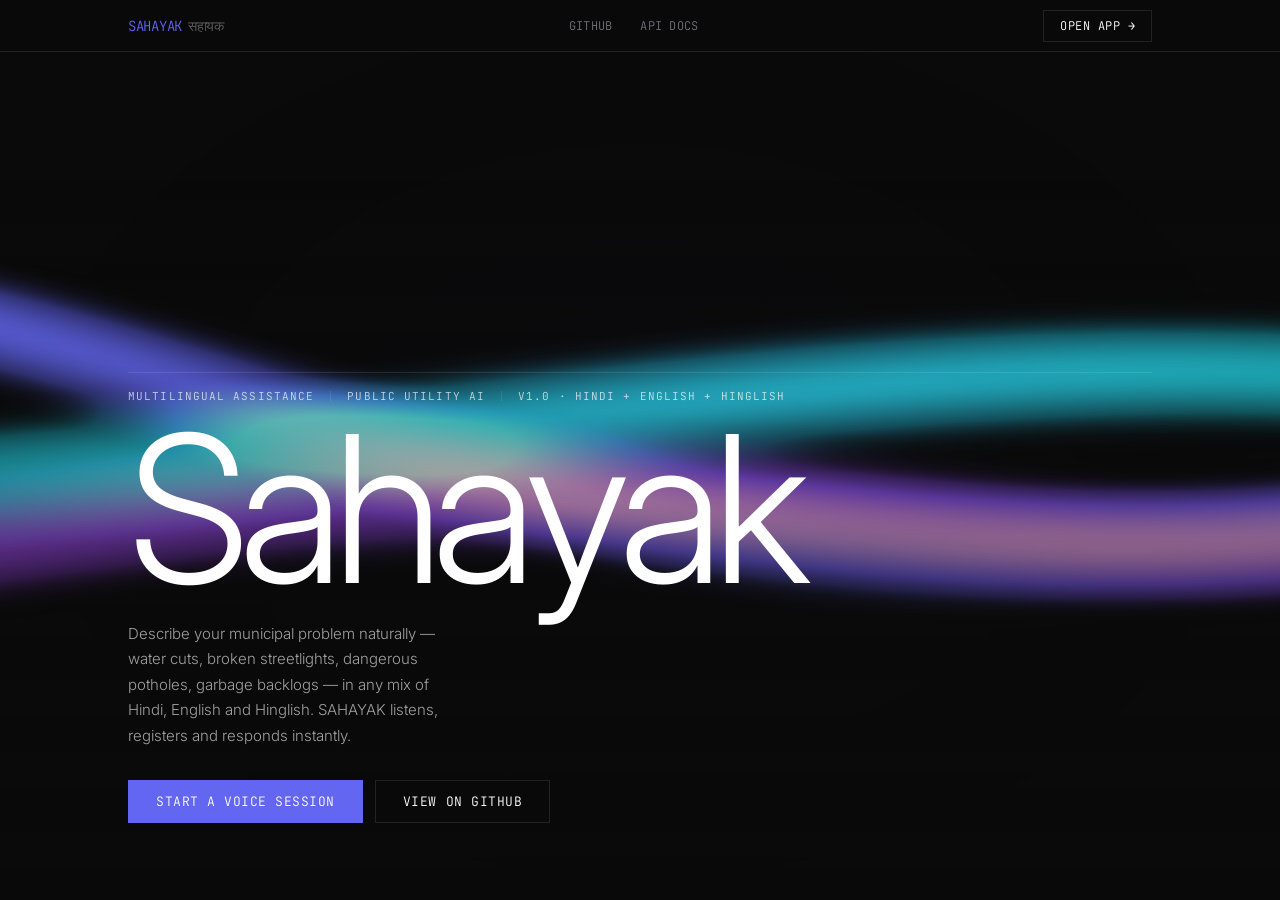
<file: server/static/landing.html>
<!DOCTYPE html>
<html lang="en">
<head>
<meta charset="UTF-8">
<meta name="viewport" content="width=device-width,initial-scale=1">
<title>SAHAYAK — Civic Voice Intelligence for India</title>
<meta name="description" content="India first multilingual civic voice AI. Report water cuts, potholes, power outages in Hindi, English or Hinglish instantly.">
<link rel="preconnect" href="https://fonts.googleapis.com">
<link rel="preconnect" href="https://fonts.gstatic.com" crossorigin>
<link href="https://fonts.googleapis.com/css2?family=Inter:wght@300;400&family=JetBrains+Mono:wght@300&display=swap" rel="stylesheet">
<style>
*,*::before,*::after{box-sizing:border-box;margin:0;padding:0}
html,body{width:100%;height:100%}
html{font-size:16px}
body{background:#0A0A0A;color:#FFF;font-family:'Inter',system-ui,sans-serif;font-weight:300;-webkit-font-smoothing:antialiased;overflow-x:hidden;overflow-y:auto}
:root{
  --accent:#6366F1;--accent-press:#4338CA;
  --muted:#71717A;--hair:rgba(255,255,255,.10);
  --max:1152px;--gutter:clamp(20px,5vw,64px);
}
a{color:inherit;text-decoration:none}
.mono{font-family:'JetBrains Mono',monospace;font-weight:300;font-size:11px;letter-spacing:.1em;text-transform:uppercase}
.wrap{max-width:var(--max);margin:0 auto;padding:0 var(--gutter)}
#intro{position:fixed;inset:0;background:#0A0A0A;z-index:9999;display:flex;align-items:center;justify-content:center;pointer-events:none}
#intro-word{font-size:clamp(2.2rem,7vw,5rem);letter-spacing:-.05em;font-weight:300;color:#FFF;opacity:0;transform:translateY(14px);transition:opacity .5s ease,transform .5s ease}
#intro-word.show{opacity:1;transform:translateY(0)}
#intro-word.lift{opacity:0;transform:translateY(-20px)}
@media(prefers-reduced-motion:reduce){#intro{display:none!important}}
nav{position:fixed;top:0;left:0;right:0;z-index:100;height:52px;border-bottom:1px solid var(--hair);background:rgba(10,10,10,.88);backdrop-filter:blur(12px);-webkit-backdrop-filter:blur(12px);display:flex;align-items:center}
.nav-inner{width:100%;max-width:var(--max);margin:0 auto;padding:0 var(--gutter);display:flex;align-items:center;justify-content:space-between}
.nav-brand{display:flex;align-items:baseline;gap:6px;font-size:14px;letter-spacing:-.02em}
.nav-accent{color:var(--accent)}
.nav-links{display:flex;gap:28px}
.nav-links a{font-size:12px;color:var(--muted);letter-spacing:.02em;transition:color .2s}
.nav-links a:hover{color:#FFF}
.nav-cta{padding:7px 16px;border:1px solid var(--hair);font-size:12px;letter-spacing:.04em;color:#FFF;background:transparent;transition:border-color .2s,background .2s}
.nav-cta:hover{border-color:var(--accent);background:rgba(99,102,241,.08)}
#hero{position:relative;width:100%;min-height:100vh;height:auto;overflow:hidden;display:flex;flex-direction:column;justify-content:flex-end;padding-top:72px}
#hero-canvas{position:absolute;inset:0;width:100%;height:100%}
#hero-veil{position:absolute;inset:0;pointer-events:none;background:linear-gradient(to bottom,transparent 20%,rgba(10,10,10,.95) 100%)}
.hero-content{position:relative;z-index:2;padding:0 var(--gutter) clamp(36px,6vw,80px);max-width:var(--max);margin:0 auto;width:100%}
@media(max-width:640px){
  .hero-headline{font-size:clamp(3rem,12vw,6rem)!important}
  .hero-meta{flex-wrap:wrap;gap:8px;font-size:10px}
  .hero-meta-sep{display:none}
}
.hero-meta{display:flex;align-items:center;gap:16px;margin-bottom:22px;color:rgba(255,255,255,.74);border-top:1px solid var(--hair);padding-top:16px}
.hero-meta-sep{width:1px;height:10px;background:var(--hair)}
.hero-headline{font-size:clamp(4.5rem,16vw,14rem);line-height:.82;letter-spacing:-.05em;font-weight:300;margin-bottom:28px}
.glyph{display:inline-block;opacity:0;transform:translateY(.32em);transition:opacity .5s ease,transform .5s cubic-bezier(.16,1,.3,1)}
.glyph.on{opacity:1;transform:translateY(0)}
.hero-sub{max-width:38ch;font-size:15px;line-height:1.7;color:rgba(255,255,255,.62);margin-bottom:32px;opacity:0;transition:opacity 1s ease}
.hero-btns{display:flex;gap:12px;flex-wrap:wrap;opacity:0;transition:opacity 1s ease .2s}
.fade-in{opacity:1!important}
.btn-primary{padding:13px 28px;background:var(--accent);color:#fff;font-size:13px;letter-spacing:.04em;transition:background .18s;display:inline-block}
.btn-primary:hover{background:var(--accent-press)}
.btn-ghost{padding:12px 27px;border:1px solid var(--hair);color:#FFF;font-size:13px;letter-spacing:.04em;transition:border-color .2s;display:inline-block}
.btn-ghost:hover{border-color:rgba(255,255,255,.3)}
@media(prefers-reduced-motion:reduce){
  .glyph,.glyph.on{opacity:1!important;transform:none!important;transition:none!important}
  .hero-sub,.hero-btns,.hero-sub.fade-in,.hero-btns.fade-in{opacity:1!important;transition:none!important}
  *{animation-duration:.001ms!important}
}
</style>
</head>
<body>

<div id="intro" aria-hidden="true"><span id="intro-word">सहायक</span></div>

<nav>
  <div class="nav-inner">
    <div class="nav-brand mono"><span class="nav-accent">SAHAYAK</span><span style="color:rgba(255,255,255,.32)"> सहायक</span></div>
    <div class="nav-links mono">
      <a href="https://github.com/mahekaggarwal17/Sahayak" target="_blank" rel="noopener">GitHub</a>
      <a href="/docs" target="_blank">API Docs</a>
    </div>
    <a href="/app" class="nav-cta mono">Open App &rarr;</a>
  </div>
</nav>

<section id="hero">
  <canvas id="hero-canvas" aria-hidden="true"></canvas>
  <div id="hero-veil" aria-hidden="true"></div>
  <div class="hero-content wrap">
    <div class="hero-meta mono">
      <span>Multilingual Assistance</span>
      <div class="hero-meta-sep"></div>
      <span>Public Utility AI</span>
      <div class="hero-meta-sep"></div>
      <span>v1.0 &middot; Hindi + English + Hinglish</span>
    </div>
    <h1 class="hero-headline" id="hero-headline" aria-label="Sahayak"></h1>
    <p class="hero-sub" id="hero-sub">Describe your municipal problem naturally &mdash; water cuts, broken streetlights, dangerous potholes, garbage backlogs &mdash; in any mix of Hindi, English and Hinglish. SAHAYAK listens, registers and responds instantly.</p>
    <div class="hero-btns" id="hero-btns">
      <a href="/app" class="btn-primary mono">Start a Voice Session</a>
      <a href="https://github.com/mahekaggarwal17/Sahayak" target="_blank" rel="noopener" class="btn-ghost mono">View on GitHub</a>
    </div>
  </div>
</section>

<script>
var HEADLINE = 'Sahayak';

/* Build glyphs */
(function(){
  var el = document.getElementById('hero-headline');
  for(var i=0;i<HEADLINE.length;i++){
    var s=document.createElement('span');
    s.className='glyph';s.textContent=HEADLINE[i];el.appendChild(s);
  }
})();

function revealHero(){
  document.querySelectorAll('.glyph').forEach(function(g,i){
    g.style.transitionDelay=(i*55)+'ms';
    requestAnimationFrame(function(){g.classList.add('on');});
  });
  setTimeout(function(){
    document.getElementById('hero-sub').classList.add('fade-in');
    document.getElementById('hero-btns').classList.add('fade-in');
  },100);
}

(function(){
  var reduced=window.matchMedia('(prefers-reduced-motion:reduce)').matches;
  if(reduced){revealHero();return;}
  var intro=document.getElementById('intro');
  var word=document.getElementById('intro-word');
  setTimeout(function(){word.classList.add('show');},220);
  setTimeout(function(){word.classList.remove('show');word.classList.add('lift');},1500);
  setTimeout(function(){intro.style.opacity='0';intro.style.transition='opacity .45s ease';},2050);
  setTimeout(function(){intro.style.display='none';revealHero();},2550);
})();

/* WebGL ribbons */
(function(){
  var c=document.getElementById('hero-canvas');
  var gl=null;
  try{gl=c.getContext('webgl')||c.getContext('experimental-webgl');}catch(e){}
  if(!gl){fallback(c);return;}
  var v='attribute vec2 a;void main(){gl_Position=vec4(a,0,1);}';
  var f='precision mediump float;uniform vec2 R;uniform float T;float rib(vec2 uv,float ph,float f1,float f2){float y=.5+.12*sin(uv.x*f1+T+ph)+.07*sin(uv.x*f2+T*1.3+ph*1.7);return smoothstep(.09,.0,abs(uv.y-y));}void main(){vec2 uv=gl_FragCoord.xy/R;vec3 col=vec3(0);col+=vec3(.388,.4,.945)*rib(uv,0.,2.1,3.7);col+=vec3(.6,.27,.9)*rib(uv,2.09,1.7,4.2);col+=vec3(.13,.82,.88)*rib(uv,4.18,2.5,2.9);col+=vec3(.1,.1,.25)*smoothstep(.7,.0,distance(uv,vec2(.5)))*.4;gl_FragColor=vec4(col,clamp(col.r+col.g+col.b,0.,1.));}';
  function sh(type,src){var s=gl.createShader(type);gl.shaderSource(s,src);gl.compileShader(s);return s;}
  var p=gl.createProgram();
  gl.attachShader(p,sh(gl.VERTEX_SHADER,v));gl.attachShader(p,sh(gl.FRAGMENT_SHADER,f));
  gl.linkProgram(p);gl.useProgram(p);
  var buf=gl.createBuffer();gl.bindBuffer(gl.ARRAY_BUFFER,buf);
  gl.bufferData(gl.ARRAY_BUFFER,new Float32Array([-1,-1,1,-1,-1,1,1,1]),gl.STATIC_DRAW);
  var al=gl.getAttribLocation(p,'a');gl.enableVertexAttribArray(al);gl.vertexAttribPointer(al,2,gl.FLOAT,false,0,0);
  var uR=gl.getUniformLocation(p,'R'),uT=gl.getUniformLocation(p,'T');
  function resize(){var dpr=Math.min(devicePixelRatio,2);c.width=c.offsetWidth*dpr;c.height=c.offsetHeight*dpr;gl.viewport(0,0,c.width,c.height);}
  resize();window.addEventListener('resize',resize);
  var raf;
  function frame(t){raf=requestAnimationFrame(frame);gl.uniform2f(uR,c.width,c.height);gl.uniform1f(uT,t*.0005);gl.enable(gl.BLEND);gl.blendFunc(gl.SRC_ALPHA,gl.ONE);gl.clearColor(0,0,0,0);gl.clear(gl.COLOR_BUFFER_BIT);gl.drawArrays(gl.TRIANGLE_STRIP,0,4);}
  if(!window.matchMedia('(prefers-reduced-motion:reduce)').matches)raf=requestAnimationFrame(frame);

  function fallback(cv){
    var ctx=cv.getContext('2d');
    function rsz(){var d=Math.min(devicePixelRatio,2);cv.width=cv.offsetWidth*d;cv.height=cv.offsetHeight*d;}
    rsz();window.addEventListener('resize',rsz);
    var ribs=[{col:'rgba(99,102,241,.75)',ph:0,f1:2.1,f2:3.7},{col:'rgba(140,70,230,.75)',ph:2.09,f1:1.7,f2:4.2},{col:'rgba(34,211,238,.75)',ph:4.18,f1:2.5,f2:2.9}];
    var r2;
    function draw(t){r2=requestAnimationFrame(draw);var w=cv.width,h=cv.height,T=t*.0005;ctx.clearRect(0,0,w,h);ribs.forEach(function(rb){ctx.beginPath();ctx.strokeStyle=rb.col;ctx.lineWidth=h*.13;ctx.lineCap='round';for(var x=0;x<=w;x+=4){var ux=x/w,y=h*(.5+.12*Math.sin(ux*rb.f1+T+rb.ph)+.07*Math.sin(ux*rb.f2+T*1.3+rb.ph*1.7));x===0?ctx.moveTo(x,y):ctx.lineTo(x,y);}ctx.stroke();});}
    if(!window.matchMedia('(prefers-reduced-motion:reduce)').matches)r2=requestAnimationFrame(draw);
  }
})();
</script>
</body>
</html>
</file>
